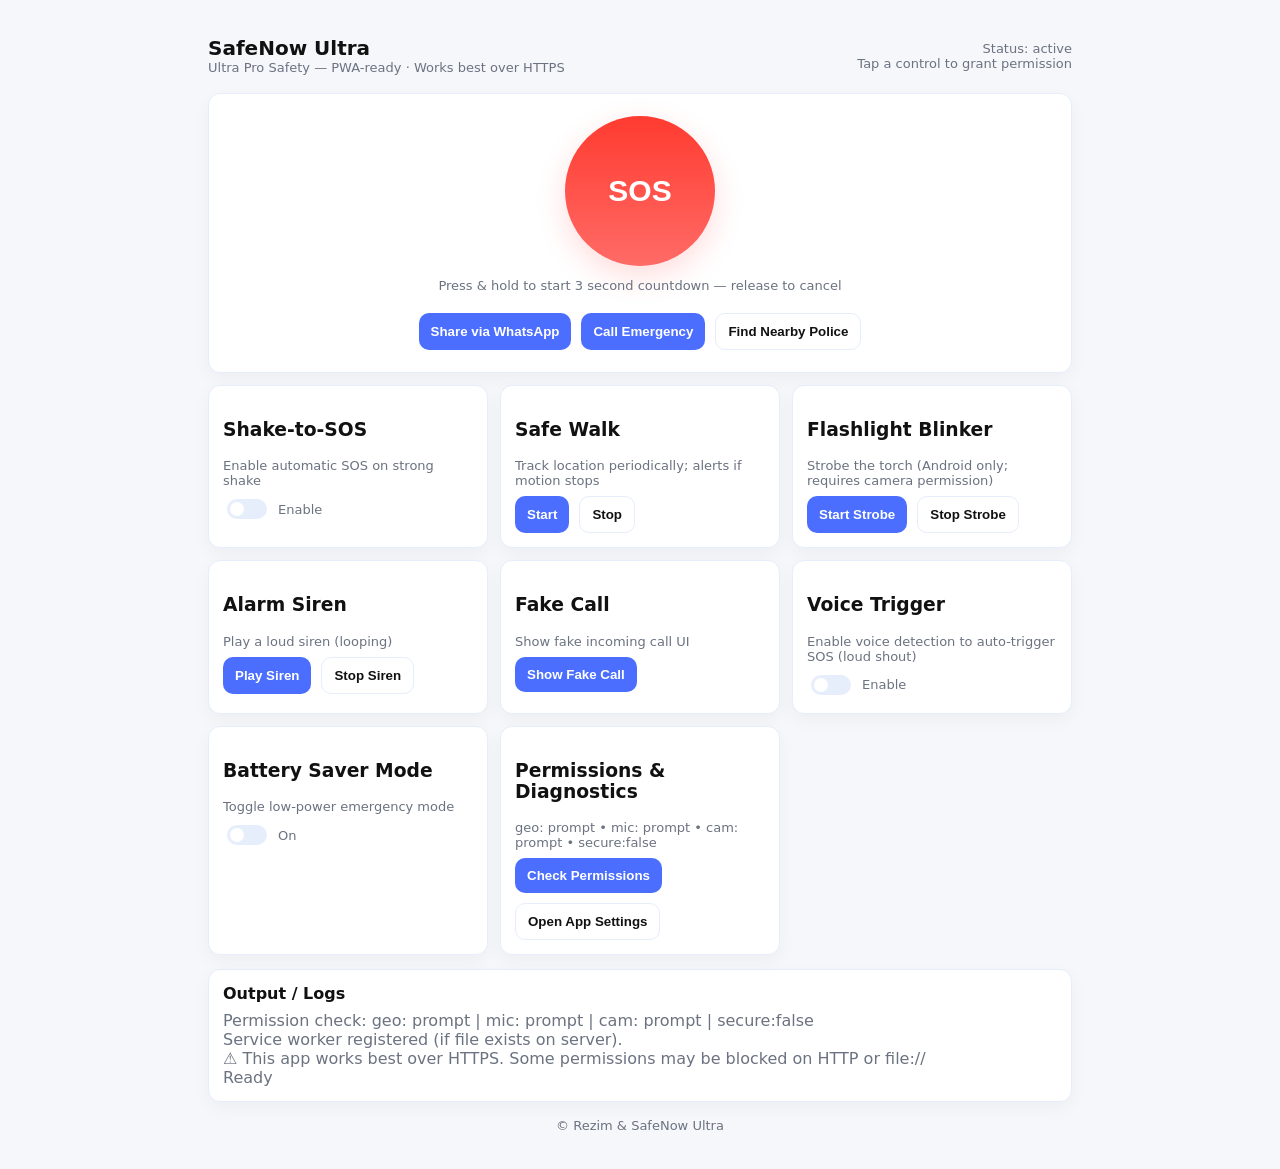
<file: index.html>
<!doctype html>
<html lang="en">
<head>
<meta charset="utf-8" />
<meta name="viewport" content="width=device-width,initial-scale=1,viewport-fit=cover" />
<title>SafeNow Ultra — Pro Safety App</title>
<meta name="description" content="Ultra Pro Safety App — SOS, Shake-to-SOS, Safe Walk, Fake Call, Flashlight, Siren, WhatsApp share, PWA-ready. Requires HTTPS." />

<link rel="manifest" href="manifest.json">

<!-- Required for PWA -->
<link rel="icon" href="icons/icon-192.png">
<meta name="theme-color" content="#4b6eff">

<!-- Register service-worker -->
<script>
if ("serviceWorker" in navigator) {
    navigator.serviceWorker.register("service-worker.js")
    .then(() => console.log("Service Worker Registered"))
    .catch(err => console.log("SW Error:", err));
}
</script>

<link rel="icon" href="icons/icon-192.png">
<link rel="stylesheet" href="styles.css">
</head>
<body>
  <div class="app">
    <header>
      <div>
        <h1>SafeNow Ultra</h1>
        <div class="subtitle">Ultra Pro Safety — PWA-ready · Works best over HTTPS</div>
      </div>
      <div style="text-align:right">
        <div class="small">Status: <span id="status">idle</span></div>
        <div class="small" id="hint">Tap a control to grant permission</div>
      </div>
    </header>

    <!-- Main SOS -->
    <div class="grid" style="margin-top:18px">
      <div class="card big" aria-live="polite">
        <button id="sosMain" class="sosBtn" title="Press and hold for 3s (cancel on release)">SOS</button>
        <div class="small">Press & hold to start 3 second countdown — release to cancel</div>
        <div class="row" style="margin-top:8px">
          <button class="btn" id="shareWhats">Share via WhatsApp</button>
          <button class="btn" id="callEmergency">Call Emergency</button>
          <button class="btn secondary" id="nearbyPolice">Find Nearby Police</button>
        </div>
      </div>

      <!-- Features -->
      <div class="card">
        <h3>Shake-to-SOS</h3>
        <div class="small">Enable automatic SOS on strong shake</div>
        <div style="height:8px"></div>
        <label class="switch"><input id="shakeToggle" type="checkbox"><span class="small">Enable</span></label>
      </div>

      <div class="card">
        <h3>Safe Walk</h3>
        <div class="small">Track location periodically; alerts if motion stops</div>
        <div style="height:8px"></div>
        <div class="row">
          <button class="btn" id="startSafeWalk">Start</button>
          <button class="btn secondary" id="stopSafeWalk">Stop</button>
        </div>
      </div>

      <div class="card">
        <h3>Flashlight Blinker</h3>
        <div class="small">Strobe the torch (Android only; requires camera permission)</div>
        <div style="height:8px"></div>
        <div class="row">
          <button class="btn" id="flashOn">Start Strobe</button>
          <button class="btn secondary" id="flashOff">Stop Strobe</button>
        </div>
      </div>

      <div class="card">
        <h3>Alarm Siren</h3>
        <div class="small">Play a loud siren (looping)</div>
        <div style="height:8px"></div>
        <div class="row">
          <button class="btn" id="sirenOn">Play Siren</button>
          <button class="btn secondary" id="sirenOff">Stop Siren</button>
        </div>
      </div>

      <div class="card">
        <h3>Fake Call</h3>
        <div class="small">Show fake incoming call UI</div>
        <div style="height:8px"></div>
        <div class="row">
          <button class="btn" id="fakeCallBtn">Show Fake Call</button>
        </div>
      </div>

      <div class="card">
        <h3>Voice Trigger</h3>
        <div class="small">Enable voice detection to auto-trigger SOS (loud shout)</div>
        <div style="height:8px"></div>
        <label class="switch"><input id="voiceToggle" type="checkbox"><span class="small">Enable</span></label>
      </div>

      <div class="card">
        <h3>Battery Saver Mode</h3>
        <div class="small">Toggle low-power emergency mode</div>
        <div style="height:8px"></div>
        <label class="switch"><input id="batterySaver" type="checkbox"><span class="small">On</span></label>
      </div>

      <div class="card">
        <h3>Permissions & Diagnostics</h3>
        <div id="perms" class="small">No checks yet</div>
        <div style="height:8px"></div>
        <div class="row">
          <button class="btn" id="checkPerms">Check Permissions</button>
          <button class="btn secondary" id="openSettings">Open App Settings</button>
        </div>
      </div>

    </div>

    <div id="output" class="card" style="margin-top:14px">
      <strong>Output / Logs</strong>
      <div id="log" style="margin-top:8px;color:var(--muted)">Ready</div>
    </div>

    <footer>
      <div class="small"> © Rezim & SafeNow Ultra</div>
    </footer>
  </div>

<!-- Fake call modal -->
<div id="fakeModal" class="card" style="display:none;position:fixed;inset:0;margin:auto;width:320px;height:220px;left:0;right:0;top:120px;z-index:9999;box-shadow:0 40px 80px rgba(0,0,0,.4)">
  <div style="padding:14px">
    <div style="text-align:center">
      <div style="font-size:20px;font-weight:700" id="fakeNameDisplay">Mom</div>
      <div class="small" id="fakeNumberDisplay">+91 9xxxxxxxx</div>
    </div>
    <div style="height:12px"></div>
    <div style="display:flex;gap:8px;justify-content:center">
      <button class="btn" id="acceptFake">Accept</button>
      <button class="btn secondary" id="declineFake">Decline</button>
    </div>
  </div>
</div>

<script src="script.js"></script>
</body>
</html>
</file>
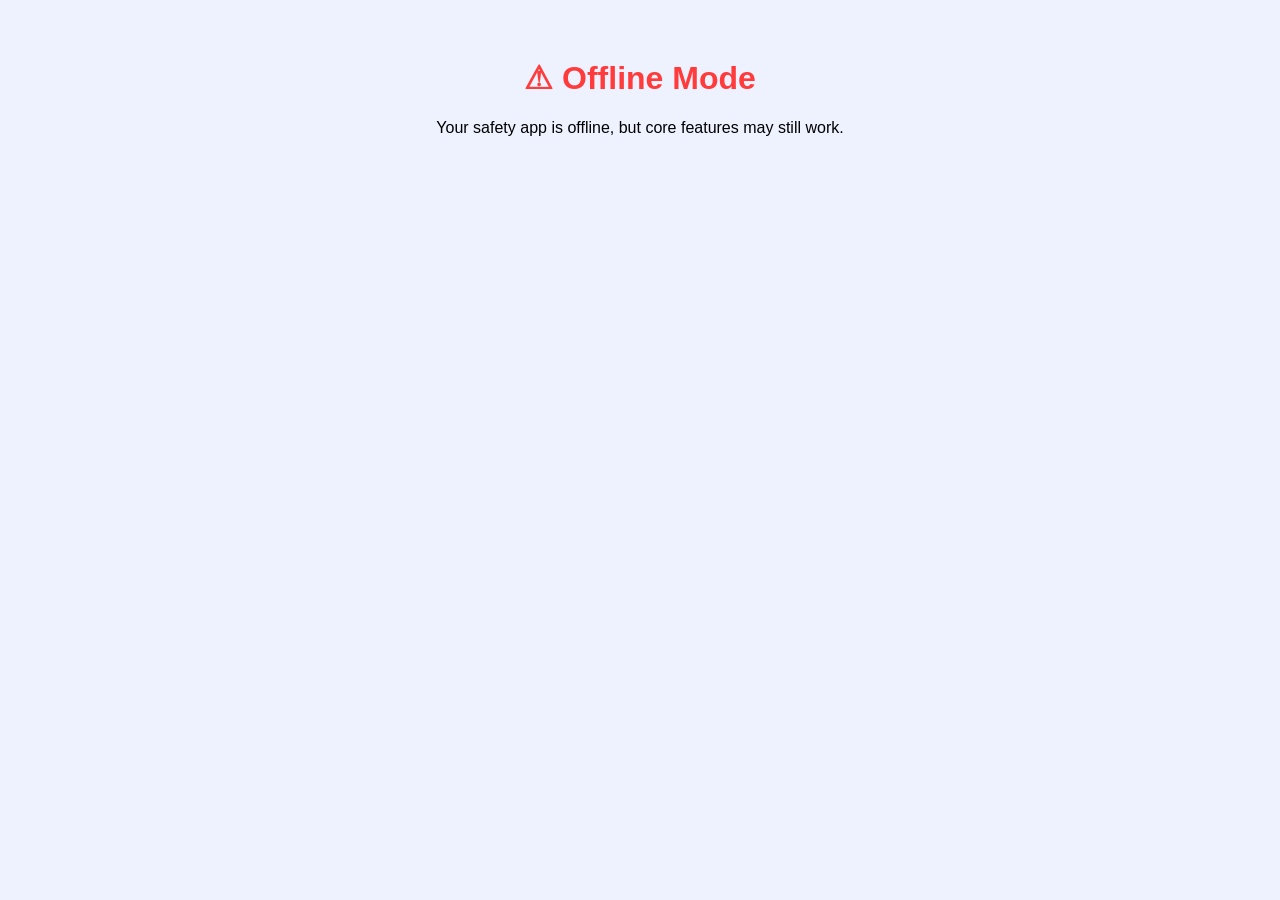
<file: offline.html>
<!DOCTYPE html>
<html>
<head>
<title>Offline - Safety App</title>
<style>
body { font-family: Arial; text-align: center; padding: 30px; background: #eef2ff; }
h1 { color: #ff3b3b; }
</style>
</head>
<body>
<h1>⚠ Offline Mode</h1>
<p>Your safety app is offline, but core features may still work.</p>
</body>
</html>
</file>
<file: styles.css>
:root{
  --bg:#f5f7fa; --card:#fff; --accent:#4B6EFF; --danger:#FF3B30; --muted:#6b7280;
  --success:#10b981;
}
*{box-sizing:border-box}
body{margin:0; font-family:Inter,system-ui,Arial; background:var(--bg); color:#111; -webkit-font-smoothing:antialiased;}
.app{max-width:900px;margin:18px auto;padding:18px}
header{display:flex;align-items:center;justify-content:space-between;gap:12px}
h1{font-size:20px;margin:0}
.subtitle{color:var(--muted);font-size:13px}
.grid{display:grid;grid-template-columns:repeat(3,1fr);gap:12px;margin-top:14px}
.card{background:var(--card);border-radius:12px;padding:14px;border:1px solid #e6eefb;box-shadow:0 6px 18px rgba(15,23,42,0.04)}
.big{grid-column: span 3; display:flex;gap:12px;align-items:center;justify-content:center;flex-direction:column;padding:22px}
.sosBtn{width:150px;height:150px;border-radius:50%;border:none;background:linear-gradient(180deg,var(--danger),#ff6b66);color:#fff;font-size:30px;font-weight:700;box-shadow:0 10px 30px rgba(255,59,59,0.18);cursor:pointer}
.btn{padding:10px 12px;border-radius:10px;border:none;background:var(--accent);color:#fff;font-weight:700;cursor:pointer}
.btn.secondary{background:#fff;color:#111;border:1px solid #e6eefb}
.row{display:flex;gap:10px;flex-wrap:wrap}
.small{font-size:13px;color:var(--muted)}
#output{margin-top:12px}
.switch{display:inline-flex;align-items:center;gap:8px}
.switch input{width:40px;height:20px;appearance:none;background:#e6eefb;border-radius:999px;position:relative;outline:none;cursor:pointer}
.switch input:checked{background:linear-gradient(90deg,var(--accent),#6C63FF)}
.switch input::after{content:"";position:absolute;left:3px;top:3px;width:14px;height:14px;background:#fff;border-radius:50%;transition:all .18s}
.switch input:checked::after{transform:translateX(20px)}
footer{margin-top:16px;color:var(--muted);font-size:13px;text-align:center}
@media(max-width:900px){ .grid{grid-template-columns:repeat(2,1fr)} }
@media(max-width:560px){ .grid{grid-template-columns:1fr} .big{grid-column:auto} .sosBtn{width:120px;height:120px;font-size:24px} }
</file>
